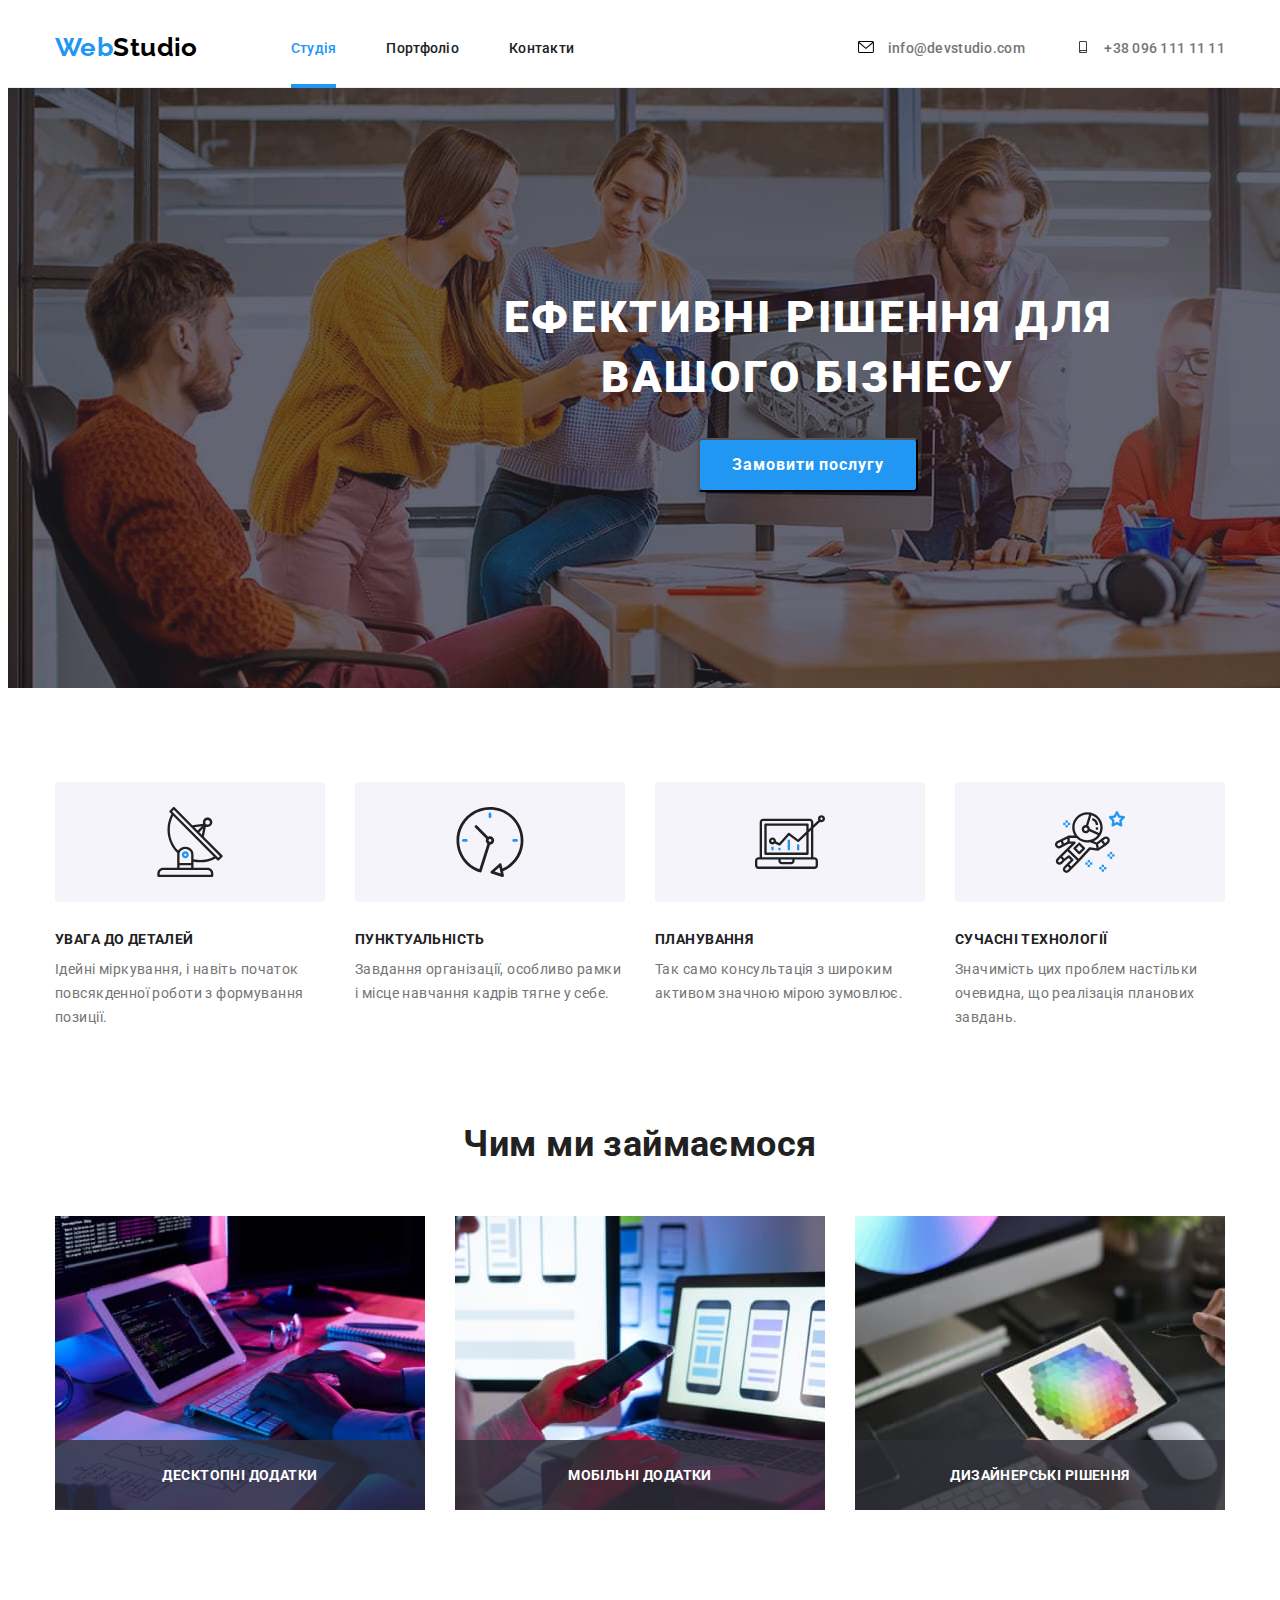
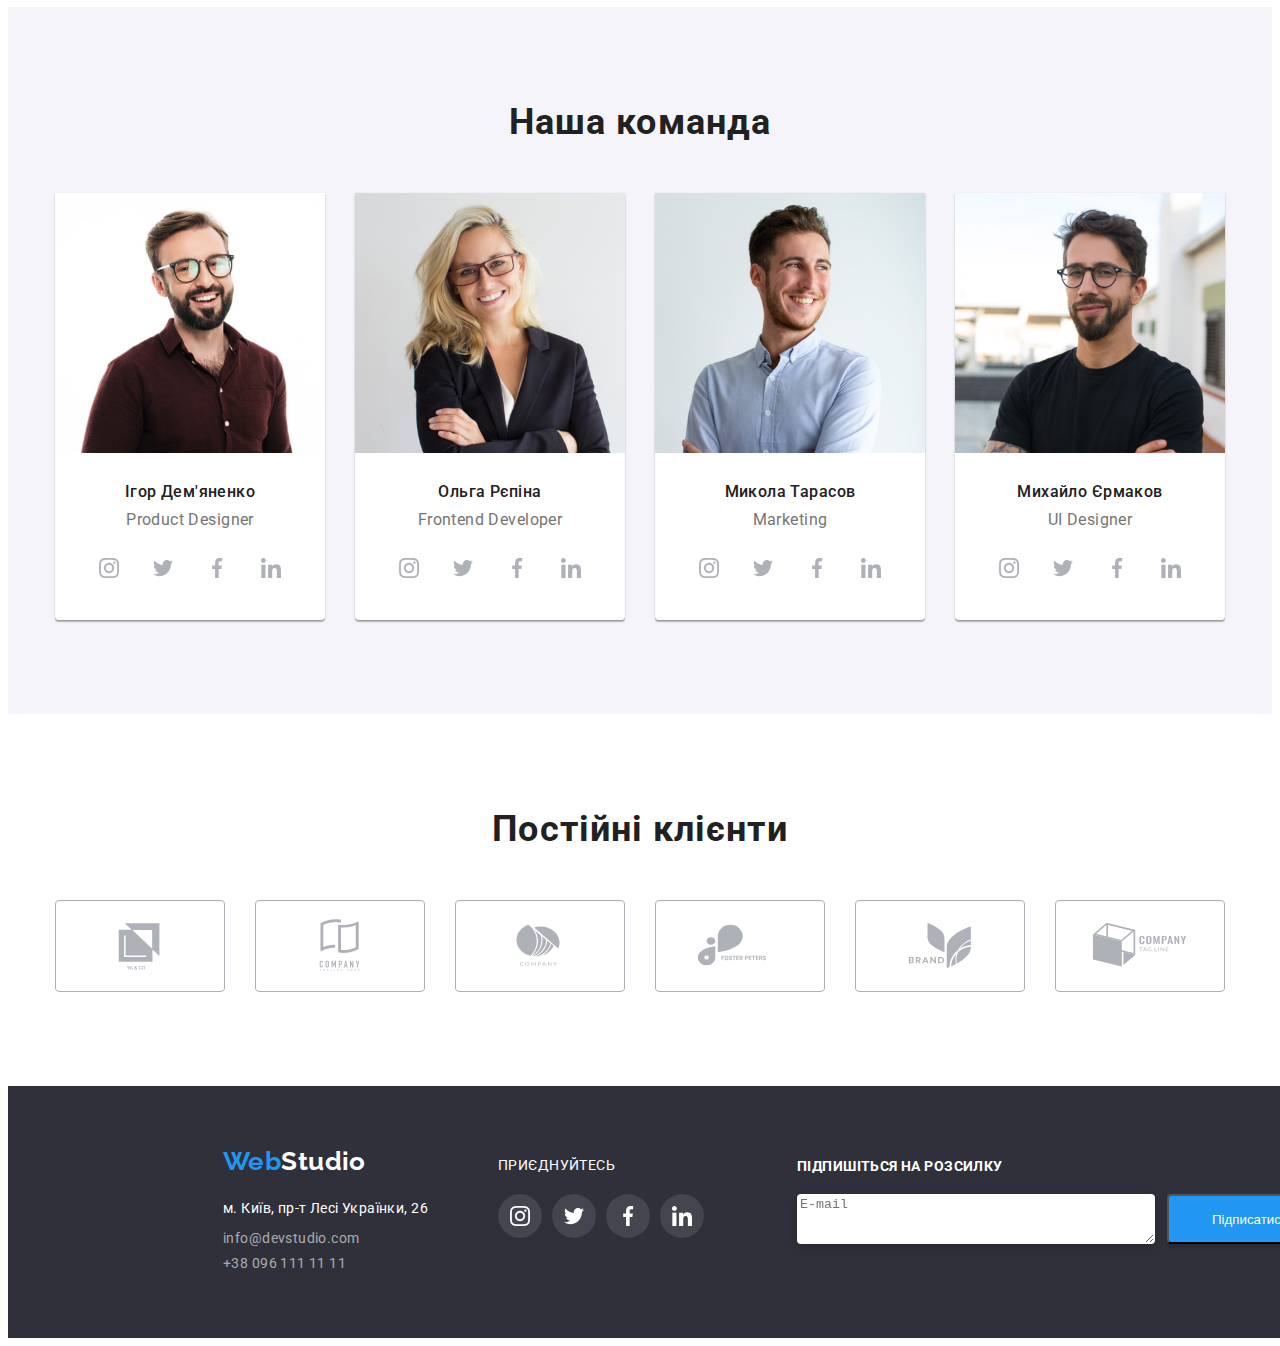
<file: index.html>
<!DOCTYPE html>
<html lang="ua">

<head>
  <meta charset="UTF-8" />
  <meta http-equiv="X-UA-Compatible" content="IE=edge" />
  <meta name="viewport" content="width=device-width, initial-scale=1.0" />
  <title>Студія</title>
  <link rel="preconnect" href="https://fonts.googleapis.com" />
  <link rel="stylesheet" href="https://cdnjs.cloudflare.com/ajax/libs/modern-normalize/1.1.0/modern-normalize.min.css"
    integrity="sha512-wpPYUAdjBVSE4KJnH1VR1HeZfpl1ub8YT/NKx4PuQ5NmX2tKuGu6U/JRp5y+Y8XG2tV+wKQpNHVUX03MfMFn9Q=="
    crossorigin="anonymous" referrerpolicy="no-referrer" />
  <link rel="preconnect" href="https://fonts.gstatic.com" crossorigin />
  <link href="https://fonts.googleapis.com/css2?family=Raleway:wght@700&family=Roboto:wght@400;500;700;900&display=swap"
    rel="stylesheet" />
  <link rel="stylesheet" href="./css/style.css" />
</head>

<body>
  <header class="header">
    <div class="container">
      <nav class="nav">
        <a class="logo-web-header" href="./index.html">Web<span class="logo-studio-header">Studio</span></a>
        <ul class="nav-list">
          <li class="nav-item"><a class="nav-link-active" href="./index.html">Студія</a></li>
          <li class="nav-item"><a class="nav-link" href="./portfolio.html">Портфоліо</a></li>
          <li class="nav-item"><a class="nav-link" href="#">Контакти</a></li>
        </ul>
      </nav>

      <ul class="contacts-header">

        <li class="contacts-icon-header">
          <svg class="icon-img" width="16" height="12">
            <use  href="./images/icons.svg#icon-envelope">
            </use>
          </svg>
          <a class="contacts-item" href="mailto:info@devstudio.com">info@devstudio.com</a>
        </li>


        <li class="contacts-icon-header">
          <svg width="16" height="12">
            <use class="icon-img" href="./images/icons.svg#icon-smartphone">
            </use>
          </svg>
          <a class="contacts-item" href="tel:+380961111111">+38 096 111 11 11</a>
        </li>
      </ul>
    </div>
  </header>

  <main>
    <section class="hero">
      <div class="hero-bg-img">
        <div class="container">
          <h1 class="hero-title">Ефективні рішення для вашого бізнесу</h1>


          <button class="hero-modal-open" type="button" data-modal-open >Замовити послугу</button>
          
          
        </div>

          
        
      </div>
    </section>

    <section class="advances section">
      <div class="container">
        <h2 class="visually-hidden">Переваги</h2>

        <ul class="advances-item">
          <li class="advances-article">
            <div class="bg-icon-advances">
              <svg width="70" height="70">
                <use href="./images/icons.svg#icon-antenna"></use>
              </svg>
            </div>

            <h3 class="advances-title">УВАГА ДО ДЕТАЛЕЙ</h3>
            <p class="advances-text">
              Ідейні міркування, і навіть початок повсякденної роботи з формування позиції.
            </p>
          </li>
          <li class="advances-article">
            <div class="bg-icon-advances">
              <svg width="70" height="70">
                <use href="./images/icons.svg#icon-clock"></use>
              </svg>
            </div>
            <h3 class="advances-title">ПУНКТУАЛЬНІСТЬ</h3>
            <p class="advances-text">
              Завдання організації, особливо рамки і місце навчання кадрів тягне у себе.
            </p>
          </li>
          <li class="advances-article">
            <div class="bg-icon-advances">
              <svg width="70" height="70">
                <use href="./images/icons.svg#icon-diagram"></use>
              </svg>
            </div>
            <h3 class="advances-title">ПЛАНУВАННЯ</h3>
            <p class="advances-text">
              Так само консультація з широким активом значною мірою зумовлює.
            </p>
          </li>
          <li class="advances-article">
            <div class="bg-icon-advances">
              <svg width="70" height="70">
                <use href="./images/icons.svg#icon-astronaut"></use>
              </svg>
            </div>
            <h3 class="advances-title">СУЧАСНІ ТЕХНОЛОГІЇ</h3>
            <p class="advances-text">
              Значимість цих проблем настільки очевидна, що реалізація планових завдань.
            </p>
          </li>
        </ul>
      </div>
    </section>

    <section class="section-projects section">
      <div class="container">
        <h2 class="projects-title">Чим ми займаємося</h2>
        <ul class="projects-examples">
          <li class="project">
            <img width="370" src="./images/box1.jpg"
              alt="Виважене планування і прискіпливість в риалізації ідей та побажань замовника" />
              <div class="project-description">
                <span>Десктопні додатки</span>
              </div>


          </li>
          <li class="project">
            <img width="370" src="./images/box2.jpg"
              alt="Орінтованість дизайну на зручність і зрузумілість для користувача" />
              <div class="project-description">
                <span>Мобільні додатки</span>

              </div>
          </li>
          <li class="project">
            <img width="370" src="./images/box3.jpg" alt="Творчий підхід, естетика і гармонічні поєднання" />
            <div class="project-description">
              <span>Дизайнерські рішення</span>

            </div>
          </li>
        </ul>
      </div>
    </section>


    <section class="section-about-team section">
      <div class="container">
        <h2 class="section-title">Наша команда</h2>

        <ul class="team">
          <li class="team-case">
            <img width="270" src="./images/foto1.jpg" alt="Ігор Дем'яненко Product Designer" />
            <h3 class="team-title">Ігор Дем'яненко</h3>
            <p class="team-text">Product Designer</p>

            <div class="team-flex-container">

              <a class="team-link" href="https://www.instagram.com/">
                <svg class="team-icon" width="20" height="20">
                  <use href="./images/icons.svg#icon-instagram"> </use>
                </svg>
              </a>

              <a class="team-link" href="https://twitter.com/">
                <svg class="team-icon" width="20" height="20">
                  <use href="./images/icons.svg#icon-twitter"></use>
                </svg>
              </a>

              <a class="team-link" href="https://uk-ua.facebook.com/">
                <svg class="team-icon" width="20" height="20">
                  <use href="./images/icons.svg#icon-facebook"></use>
                </svg>
              </a>

              <a class="team-link" href="https://ua.linkedin.com/">
                <svg class="team-icon" width="20" height="20">
                  <use href="./images/icons.svg#icon-linkedin"></use>
                </svg>
              </a>

            </div>

          </li>


          <li class="team-case">
            <img width="270" src="./images/foto2.jpg" alt="Ольга Рєпіна Frontend Developer" />
            <h3 class="team-title">Ольга Рєпіна</h3>
            <p class="team-text">Frontend Developer</p>
            <div class="team-flex-container">

              <a class="team-link" href="https://www.instagram.com/">
                <svg class="team-icon" width="20" height="20">
                  <use href="./images/icons.svg#icon-instagram"> </use>
                </svg>
              </a>

              <a class="team-link" href="https://twitter.com/">
                <svg class="team-icon" width="20" height="20">
                  <use href="./images/icons.svg#icon-twitter"></use>
                </svg>
              </a>

              <a class="team-link" href="https://uk-ua.facebook.com/">
                <svg class="team-icon" width="20" height="20">
                  <use href="./images/icons.svg#icon-facebook"></use>
                </svg>
              </a>

              <a class="team-link" href="https://ua.linkedin.com/">
                <svg class="team-icon" width="20" height="20">
                  <use href="./images/icons.svg#icon-linkedin"></use>
                </svg>
              </a>

            </div>
          </li>

          <li class="team-case">
            <img width="270" src="./images/foto3.jpg" alt="Микола Тарасов Marketing" />
            <h3 class="team-title">Микола Тарасов</h3>
            <p class="team-text">Marketing</p>
            <div class="team-flex-container">

              <a class="team-link" href="https://www.instagram.com/">
                <svg class="team-icon" width="20" height="20">
                  <use href="./images/icons.svg#icon-instagram"> </use>
                </svg>
              </a>

              <a class="team-link" href="https://twitter.com/">
                <svg class="team-icon" width="20" height="20">
                  <use href="./images/icons.svg#icon-twitter"></use>
                </svg>
              </a>

              <a class="team-link" href="https://uk-ua.facebook.com/">
                <svg class="team-icon" width="20" height="20">
                  <use href="./images/icons.svg#icon-facebook"></use>
                </svg>
              </a>

              <a class="team-link" href="https://ua.linkedin.com/">
                <svg class="team-icon" width="20" height="20">
                  <use href="./images/icons.svg#icon-linkedin"></use>
                </svg>
              </a>

            </div>
          </li>

          <li class="team-case">
            <img width="270" src="./images/foto4.jpg" alt="Михайло Єрмаков UI Designer" />
            <h3 class="team-title">Михайло Єрмаков</h3>
            <p class="team-text">UI Designer</p>
            <div class="team-flex-container">

              <a class="team-link" href="https://www.instagram.com/">
                <svg class="team-icon" width="20" height="20">
                  <use href="./images/icons.svg#icon-instagram"> </use>
                </svg>
              </a>

              <a class="team-link" href="https://twitter.com/">
                <svg class="team-icon" width="20" height="20">
                  <use href="./images/icons.svg#icon-twitter"></use>
                </svg>
              </a>

              <a class="team-link" href="https://uk-ua.facebook.com/">
                <svg class="team-icon" width="20" height="20">
                  <use href="./images/icons.svg#icon-facebook"></use>
                </svg>
              </a>

              <a class="team-link" href="https://ua.linkedin.com/">
                <svg class="team-icon" width="20" height="20">
                  <use href="./images/icons.svg#icon-linkedin"></use>
                </svg>
              </a>

            </div>
          </li>

        </ul>
      </div>
    </section>


    <section class="clients">
      <div class="container section">
        <h2 class="client-title"> Постійні клієнти </h2>


        <ul class="clients-list">

          <li class="clients-item">
            <a class="clients-link" href="#">
              <svg width="106" height="60">
                <use href="./images/icons.svg#icon-client-1"></use>
              </svg>
            </a>
          </li>

          <li class="clients-item">
            <a class="clients-link" href="#">
              <svg width="106" height="60">
                <use href="./images/icons.svg#icon-client-2"></use>
              </svg>
            </a>
          </li>

          <li class="clients-item">
            <a class="clients-link" href="#">
              <svg width="106" height="60">
                <use href="./images/icons.svg#icon-client-3"></use>
              </svg>
            </a>
          </li>


          <li class="clients-item">
            <a class="clients-link" href="#">
              <svg width="106" height="60">
                <use href="./images/icons.svg#icon-client-4"></use>
              </svg>
            </a>
          </li>

          <li class="clients-item">
            <a class="clients-link" href="#">
              <svg width="106" height="60">
                <use href="./images/icons.svg#icon-client-5"></use>
              </svg>
            </a>
          </li>

          <li class="clients-item">
            <a class="clients-link" href="#">
              <svg width="106" height="60">
                <use href="./images/icons.svg#icon-client-6"></use>
              </svg>
            </a>
          </li>

        </ul>
      </div>
      </div>
    </section>

  </main>


  <footer class="footer">
    <div class="container">

      <ul class="footer-content">
        <li class="footer-content-left">
          <a class="logo-web-footer" href="./index.html">Web<span class="logo-studio-footer">Studio</span></a>
          <address>
            <ul class="address-block">
              <li class="address-item">
                <a class="footer-map" href="https://goo.gl/maps/2kWZWHNfGPbfTHQG9">
                  <span class="address-text">м. Київ, пр-т Лесі Українки, 26</span>
                </a>
              </li>
              <li class="address-item">
                <a class="contacts-item-footer" href="mailto:info@devstudio.com">info@devstudio.com</a>
              </li>
              <li class="address-item">
                <a class="contacts-item-footer" href="tel:+380961111111">+38 096 111 11 11</a>
              </li>
            </ul>
          </address>
        </li>




        <li class="footer-content-right">
          <p class="footer-title-right"> ПРИЄДНУЙТЕСЬ</p>

          <div class="footer-items-right">
  
  
            <a class="footer-link" href="https://www.instagram.com/">
              <svg class="footer-icon" width="20" height="20">
                <use href="./images/icons.svg#icon-instagram"> </use>
              </svg>
            </a>
  
            <a class="footer-link" href="https://twitter.com/">
              <svg class="footer-icon" width="20" height="20">
                <use href="./images/icons.svg#icon-twitter"></use>
              </svg>
            </a>
  
            <a class="footer-link" href="https://uk-ua.facebook.com/">
              <svg class="footer-icon" width="20" height="20">
                <use href="./images/icons.svg#icon-facebook"></use>
              </svg>
            </a>
  
            <a class="footer-link" href="https://ua.linkedin.com/">
              <svg class="footer-icon" width="20" height="20">
                <use href="./images/icons.svg#icon-linkedin"></use>
              </svg>
            </a>
          </div>
        </li>

        <li class="footer-subscribe-form" >
          <p class="subscribe-form-title">Підпишіться на розсилку</p>

          <div class="container-for-flex" >



            <textarea class="email-input-form" placeholder="E-mail" name="email-input-form" cols="30" rows="10"></textarea>


            <button class="footer-send-button">
              <span class="button-text">Підписатися</span>
              <svg width="24" height="24">
                <use href="./images/icons.svg#icon-send"></use>
              </svg>
            </button>
        
        
        
        </div>





        







        </li>





      </ul>
    </div>
  </footer>






<div class="backdrop is-hidden" data-modal>
            <div class="modal">
              
                 <button class="hero-modal-close" data-modal-close>
                    <svg width="18" height="18">
                      <use href="./images/icons.svg#icon-close-black"></use>
                    </svg>
                  </button>

            </div>
          </div>



  <script src="./js/modal.js"></script>
</body>

</html>
</file>
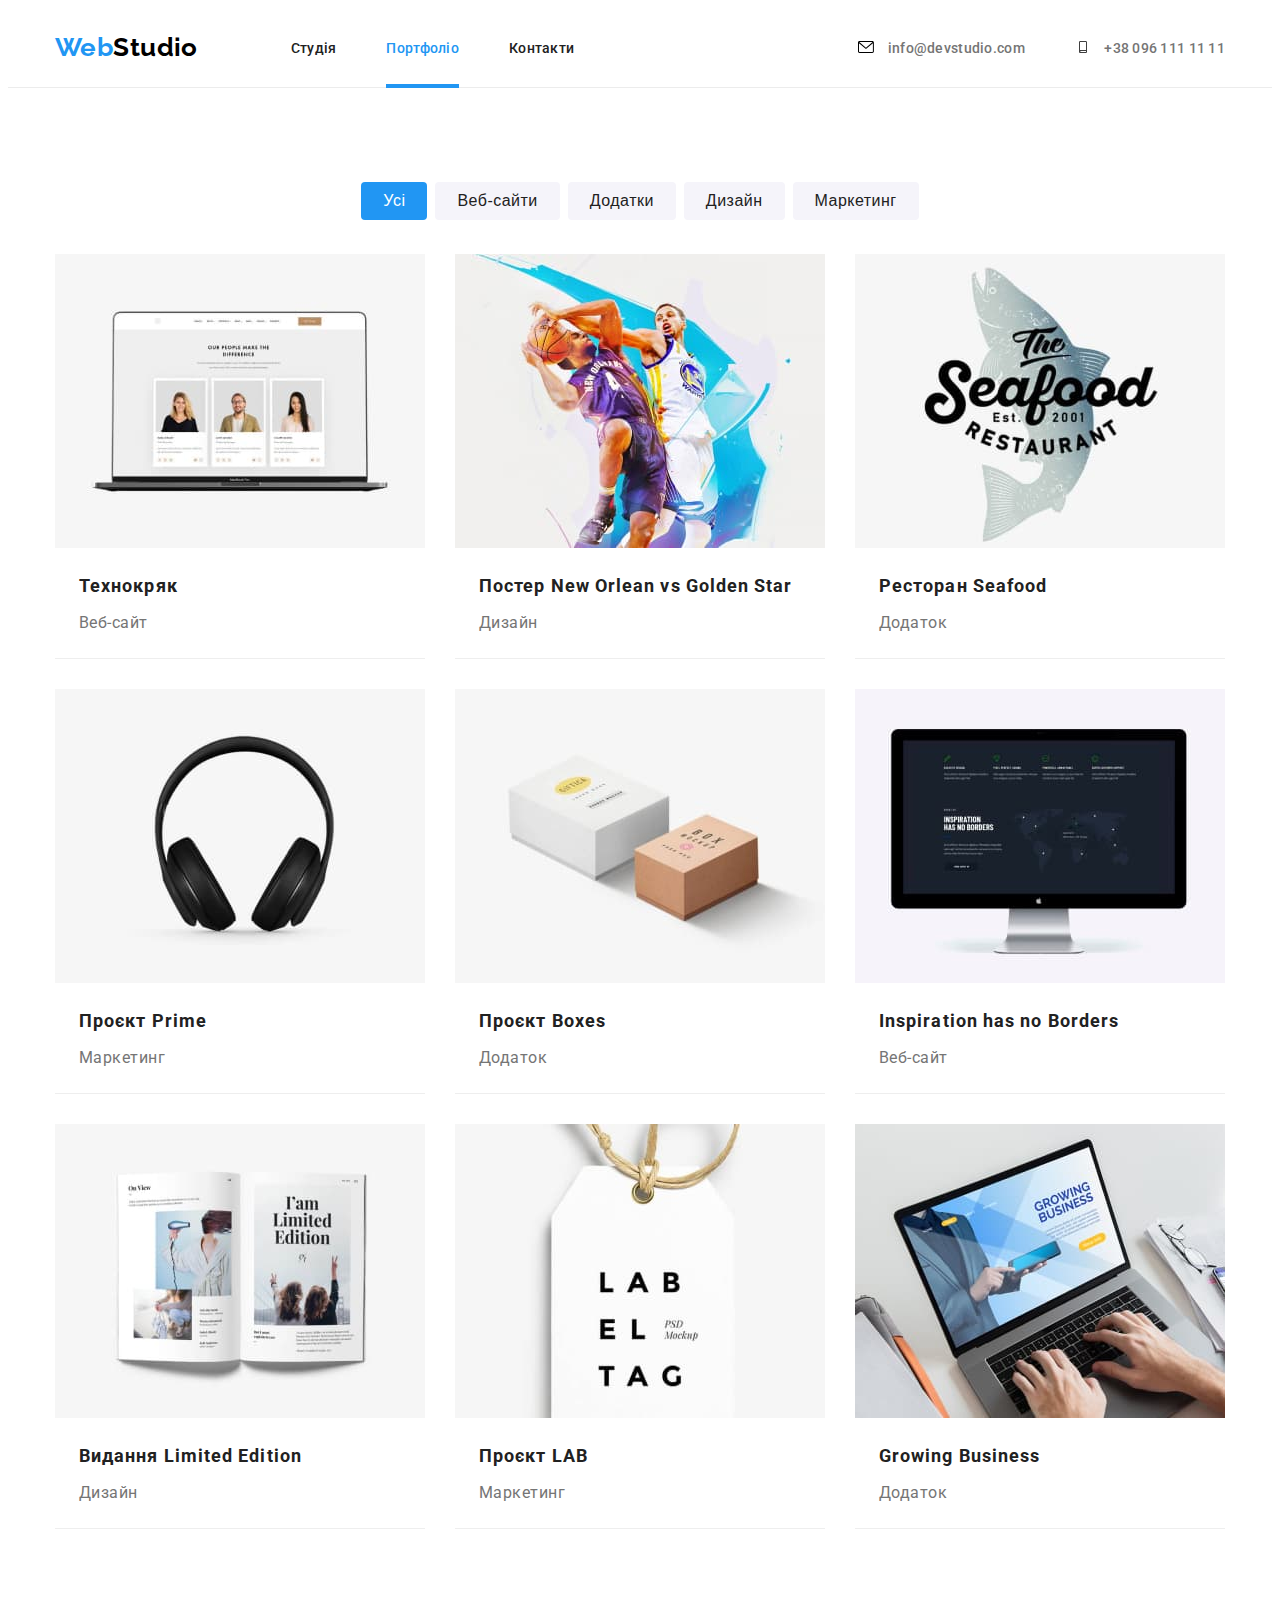
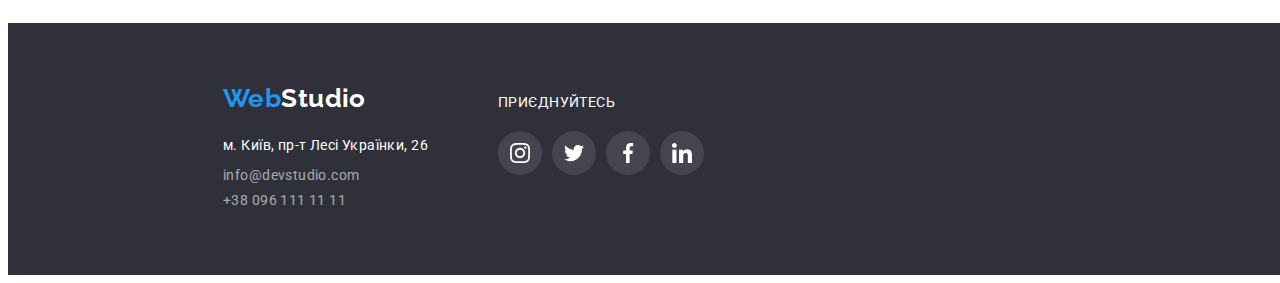
<file: portfolio.html>
<!DOCTYPE html>
<html lang="ua">
<head>
    <meta charset="UTF-8">
    <meta http-equiv="X-UA-Compatible" content="IE=edge">
    <meta name="viewport" content="width=device-width, initial-scale=1.0">
    <title>Портфоліо</title>
    <link rel="preconnect" href="https://fonts.googleapis.com">
<link rel="preconnect" href="https://fonts.gstatic.com" crossorigin>
<link rel="stylesheet" href="https://cdnjs.cloudflare.com/ajax/libs/modern-normalize/1.1.0/modern-normalize.min.css" integrity="sha512-wpPYUAdjBVSE4KJnH1VR1HeZfpl1ub8YT/NKx4PuQ5NmX2tKuGu6U/JRp5y+Y8XG2tV+wKQpNHVUX03MfMFn9Q==" crossorigin="anonymous" referrerpolicy="no-referrer" />
<link href="https://fonts.googleapis.com/css2?family=Raleway:wght@700&family=Roboto:wght@400;500;700;900&display=swap" rel="stylesheet">
    <link rel="stylesheet" href="./css/style.css">
</head>


<body>
    <header class="header">
        <div class="container">
          <nav class="nav">
            <a class="logo-web-header" href="./index.html">Web<span class="logo-studio-header">Studio</span></a>
            <ul class="nav-list">
              <li class="nav-item"><a class="nav-link"href="./index.html">Студія</a></li>
              <li class="nav-item"><a class="nav-link-active" href="./portfolio.html">Портфоліо</a></li>
              <li class="nav-item"><a class="nav-link" href="#">Контакти</a></li>
            </ul>
          </nav>
    
          <ul class="contacts-header">
            <li class="contacts-icon-header">
              <svg width="16" height="12">
                <use href="./images/icons.svg#icon-envelope">
                </use>
              </svg>
              <a class="contacts-item" href="mailto:info@devstudio.com">info@devstudio.com</a>
            </li>
    
    
            <li class="contacts-icon-header">
              <svg width="16" height="12">
                <use href="./images/icons.svg#icon-smartphone">
                </use>
              </svg>
    
    
              <a class="contacts-item" href="tel:+380961111111">+38 096 111 11 11</a>
            </li>
          </ul>
        </div>
      </header>
   
    <main>
        <section class="portfolio-section section">
            <div class="container">
                <h1 class="visually-hidden"> Проекти</h1>


                <ul class="menu">
                    <li class="menu-item"><button class="menu-button active" type="button">Усі</button></li>
                    <li class="menu-item"><button class="menu-button" type="button">Веб-сайти</button></li>
                    <li class="menu-item"><button class="menu-button" type="button">Додатки</button></li>
                    <li class="menu-item"><button class="menu-button" type="button">Дизайн</button></li>
                    <li class="menu-item"><button class="menu-button" type="button">Маркетинг</button></li>
                </ul>



                <ul class="projects" >
                   
                        <li class="card">
                          <a href="#">
                          <div class="card-overflow-container">
                            <img class="card-img" width="270" src="./images/portfolio1.jpg" alt="Веб-сайт Технокряк">
                            <div class="overflow-card is-hidden">
                              <span>Ресурс пропонує комплексні пропозиції з різним рівнем функціоналу та сервісів. 
                                Все це дозволить відвідувачу отримати вичерпні відомості про компанію чи приватну особу.
                              </span>
                            </div>
                          </div>
                          <div class="card-text">
                                <h2 class="project-title" >Технокряк </h3>
                                <p class="project-text">Веб-сайт</p>
                          </div>
                        </a>

                        </li>

                        <li class="card">
                          <a href="#">
                          <div class="card-overflow-container">
                            <img class="card-img" width="270" src="./images/portfolio2.jpg" alt="Дизайн постеру New Orlean vs Golden Star">
                            <div class="overflow-card is-hidden">
                              <span>Ресурс пропонує комплексні пропозиції з різним рівнем функціоналу та сервісів. 
                                Все це дозволить відвідувачу отримати вичерпні відомості про компанію чи приватну особу.
                              </span>
                            </div>
                               </div> 
                               <div class="card-text">
                                <h2 class="project-title" >Постер New Orlean vs Golden Star </h3>
                                <p class="project-text">Дизайн</p>
                              </div>
                            </a>
                        </li>

                        <li class="card">
                          <a href="#">
                          <div class="card-overflow-container">
                            <img class="card-img" width="270" src="./images/portfolio3.jpg" alt="Додаток для ресторану Seafood ">
                            <div class="overflow-card is-hidden">
                              <span>Ресурс пропонує комплексні пропозиції з різним рівнем функціоналу та сервісів. 
                                Все це дозволить відвідувачу отримати вичерпні відомості про компанію чи приватну особу.
                              </span>
                            </div>
                            </div>
                            <div class="card-text">
                                <h2 class="project-title" >Ресторан Seafood </h3>
                                <p class="project-text">Додаток</p>
                              </div>
                            </a>
                        </li>  
                    
                        <li class="card">
                          <a href="#">
                          <div class="card-overflow-container">
                            <img class="card-img" width="270" src="./images/portfolio4.jpg" alt="Маркетинг для проєкту Prime ">
                            <div class="overflow-card is-hidden">
                              <span>Ресурс пропонує комплексні пропозиції з різним рівнем функціоналу та сервісів. 
                                Все це дозволить відвідувачу отримати вичерпні відомості про компанію чи приватну особу.
                              </span>
                            </div>
                                </div>
                               <div class="card-text">
                                <h2 class="project-title" >Проєкт Prime </h3>
                                <p class="project-text">Маркетинг</p>
                              </div>
                            </a>
                        </li>


                         <li class="card">
                          <a href="#">
                          <div class="card-overflow-container">
                            <img class="card-img" width="270" src="./images/portfolio5.jpg" alt="Веб-сайт Inspiration has no Borders ">
                            <div class="overflow-card is-hidden">
                              <span>Ресурс пропонує комплексні пропозиції з різним рівнем функціоналу та сервісів. 
                                Все це дозволить відвідувачу отримати вичерпні відомості про компанію чи приватну особу.
                              </span>
                            </div>
                                </div>
                                <div class="card-text">
                                <h2 class="project-title" >Проєкт Boxes </h3>
                                <p class="project-text">Додаток</p>
                              </div>
                            </a>
                        </li>

                        <li class="card">
                          <a href="#">
                          <div class="card-overflow-container">
                            <img class="card-img" width="270" src="./images/portfolio6.jpg" alt="Веб-сайт Inspiration has no Borders ">
                            <div class="overflow-card is-hidden">
                              <span>Ресурс пропонує комплексні пропозиції з різним рівнем функціоналу та сервісів. 
                                Все це дозволить відвідувачу отримати вичерпні відомості про компанію чи приватну особу.
                              </span>
                            </div>
                                </div>
                                <div class="card-text">
                                <h2 class="project-title" >Inspiration has no Borders </h3>
                                <p class="project-text">Веб-сайт</p>
                              </div>
                            </a>
                        </li>
                    
                        <li class="card">
                          <a href="#">
                          <div class="card-overflow-container">
                            <img class="card-img" width="270" src="./images/portfolio7.jpg" alt="Дизайн видання Limited Edition  ">
                            <div class="overflow-card is-hidden">
                              <span>Ресурс пропонує комплексні пропозиції з різним рівнем функціоналу та сервісів. 
                                Все це дозволить відвідувачу отримати вичерпні відомості про компанію чи приватну особу.
                              </span>
                            </div>
                                </div>
                                <div class="card-text">
                                <h2 class="project-title" >Видання Limited Edition </h3>
                                <p class="project-text">Дизайн</p>
                              </div>
                            </a>
                        </li>

                        <li class="card">
                          <a href="#">
                          <div class="card-overflow-container">
                            <img class="card-img" width="270" src="./images/portfolio8.jpg" alt="Маркетинг для проєкту LAB ">
                            <div class="overflow-card is-hidden">
                              <span>Ресурс пропонує комплексні пропозиції з різним рівнем функціоналу та сервісів. 
                                Все це дозволить відвідувачу отримати вичерпні відомості про компанію чи приватну особу.
                              </span>
                            </div>
                                </div>
                                <div class="card-text">
                                <h2 class="project-title" >Проєкт LAB </h3>
                                <p class="project-text">Маркетинг</p>
                              </div>
                            </a>
                        </li>

                        <li class="card">
                          <a href="#">
                          <div class="card-overflow-container">
                            <img class="card-img" width="270" src="./images/portfolio9.jpg" alt="Додаток Growing Business ">
                            <div class="overflow-card is-hidden">
                              <span>Ресурс пропонує комплексні пропозиції з різним рівнем функціоналу та сервісів. 
                                Все це дозволить відвідувачу отримати вичерпні відомості про компанію чи приватну особу.
                              </span>
                            </div>
                                </div>
                              <div class="card-text">
                                <h2 class="project-title" >Growing Business </h3>
                                <p class="project-text">Додаток</p>
                              </div>
                            </a>
                        </li>
                    
                </ul>
            </div>
        </section>

    </main>

    <footer class="footer">
        <div class="container">
          <ul class="footer-content">
            <li class="footer-content-left">
              <a class="logo-web-footer" href="./index.html">Web<span class="logo-studio-footer">Studio</span></a>
              <address>
                <ul class="address-block">
                  <li class="address-item">
                    <a class="footer-map" href="https://goo.gl/maps/2kWZWHNfGPbfTHQG9">
                      <span class="address-text">м. Київ, пр-т Лесі Українки, 26</span>
                    </a>
                  </li>
                  <li class="address-item">
                    <a class="contacts-item-footer" href="mailto:info@devstudio.com">info@devstudio.com</a>
                  </li>
                  <li class="address-item">
                    <a class="contacts-item-footer" href="tel:+380961111111">+38 096 111 11 11</a>
                  </li>
                </ul>
              </address>
            </li>
    
    
    
    
            <li class="footer-content-right">
              <p class="footer-title-right"> ПРИЄДНУЙТЕСЬ</p>
    
              <div class="footer-items-right">
      
      
                <a class="footer-link" href="https://www.instagram.com/">
                  <svg class="footer-icon" width="20" height="20">
                    <use href="./images/icons.svg#icon-instagram"> </use>
                  </svg>
                </a>
      
                <a class="footer-link" href="https://twitter.com/">
                  <svg class="footer-icon" width="20" height="20">
                    <use href="./images/icons.svg#icon-twitter"></use>
                  </svg>
                </a>
      
                <a class="footer-link" href="https://uk-ua.facebook.com/">
                  <svg class="footer-icon" width="20" height="20">
                    <use href="./images/icons.svg#icon-facebook"></use>
                  </svg>
                </a>
      
                <a class="footer-link" href="https://ua.linkedin.com/">
                  <svg class="footer-icon" width="20" height="20">
                    <use href="./images/icons.svg#icon-linkedin"></use>
                  </svg>
                </a>
              </div>
    
            </li>
          </ul>
        </div>
      </footer>
</body>
</html>
</file>
<file: css/style.css>
:root {
  --base-text: #757575;
  --secondary-text: #212121;
  --accent-color: #2196f3;
  --bg-dark: #2f303a;
  --bg-white: #ffffff;
  --bg-lightness: #f5f5f5;
  --bg-darkness: #f5f4fa;
  --contacts-footer: rgba(255, 255, 255, 0.6);
  --black: #000000;
  --icons-color: #afb1b8;
}

body {
  font-family: 'Roboto', sans-serif;
  background-color: var(--bg-white);
  color: var(--base-text);
  font-size: 14px;
  letter-spacing: 0.03em;
}

html {
  box-sizing: border-box;
}

*,
*::before,
*::after {
  box-sizing: border-box;
}

h1,
h2,
h3,
h4,
h5,
h6,
p {
  margin: 0;
}

a{
  text-decoration: none;
}

ul {
  list-style: none;
  padding: 0;
  margin: 0;
}

img {
  display: block;
  max-width: 100%;
  width: 100%;
  height: auto;
}

li {
  list-style-type: none;
}

a {
  text-decoration: none;
}

.visually-hidden {
  position: absolute;
  width: 1px;
  height: 1px;
  margin: -1px;
  border: 0;
  padding: 0;
  white-space: nowrap;
  clip-path: inset(100%);
  clip: rect(0 0 0 0);
  overflow: hidden;
}

.is-hidden{
  opacity:0;
  visibility:hidden;
  pointer-events:none;
}
.container {
  /* outline: 2px solid purple;   */
  max-width: 1200px;
  width: 100%;
  margin: 0 auto;
  padding-left: 15px;
  padding-right: 15px;
}

.section {
  padding-top: 94px;
  padding-bottom: 94px;
}


/*HEADER*/

.header {
  min-width: 1600;
  max-height: 80px;
  border-bottom: 1px solid #ececec;
}

.header .container {
  display: flex;
  align-items: center;
}

.nav {
  display: flex;
  align-items: center;
}

.logo-web-header {
  font-family: 'Raleway';
  font-weight: 700;
  font-size: 26px;
  line-height: 1.19;
  color: var(--accent-color);
  padding-top: 24px;
  padding-bottom: 25px;
  margin-right: 93px;
  align-items: center;
}

.logo-studio-header {
  font-family: 'Raleway';
  font-weight: 700;
  font-size: 26px;
  line-height: 1.19;
  color: var(--black);
}

.nav-list {
  display: flex;
  height: 100%;
  
}

.nav-item{
  position: relative;
 
}

.nav-item:not(:last-child) {
  margin-right: 50px;
}
.nav-link {
  font-weight: 500;
  line-height: 0.07;
  letter-spacing: 0.02em;
  color: var(--secondary-text);
  padding-top: 32px;
  padding-bottom: 32px;
  display: inline-block;
    transition: color 250ms cubic-bezier(0.4, 0, 0.2, 1);

 
}

.nav-link:hover,
.nav-link:focus{
  font-weight: 500;
  line-height: 0.07;
  letter-spacing: 0.02em;
  color: var(--accent-color);
}
.nav-link-active {
  font-weight: 500;
  line-height: 0.07;
  letter-spacing: 0.02em;
  color: var(--accent-color);
  margin-top: 32px;
  margin-bottom: 32px;
  display:inline-block;
  transition: color 250ms cubic-bezier(0.4, 0, 0.2, 1);

}

.nav-link-active::after{
  content: " ";
  display: block;
  width: 100%;
  height: 4px;
  background-color: var(--accent-color);
  position: absolute;
  left: 0;
  bottom: -8px;
  transition: color 250ms cubic-bezier(0.4, 0, 0.2, 1);  
}



.contacts-header {
  display: flex;
  margin-top: 32px;
  margin-bottom: 32px;
  margin-left: auto;
  align-items: center;
}

.contacts-icon-header:first-child {
  margin-right: 50px;
}

.contacts-item {
  color: inherit;
  font-weight: 500;
  line-height: 0.07;
  letter-spacing: 0.02em;
  margin-left: 10px;
  transition: color 250ms cubic-bezier(0.4, 0, 0.2, 1); 
}

.contacts-icon-header{
    transition: fill 250ms cubic-bezier(0.4, 0, 0.2, 1); 
}

.contacts-icon-header:hover,
.contacts-icon-header:focus {
  fill: var(--accent-color);
  color: var(--accent-color);
}

.contacts-item:hover,
.contacts-item:focus {
  font-weight: 500;
  line-height: 0.07;
  letter-spacing: 0.02em;
  color: var(--accent-color);
  fill: var(--accent-color); 
}

.contacts-icon-header:focus-within{
  fill: var(--accent-color);  
}


/* HERO */
/*index-main-content*/
/* SECTION 1 */

.hero {
  background-color: var(--bg-dark);
  min-width: 1600px;
  width: 100%;
  min-height: 600px;
  text-align: center;
  display: flex;
  justify-content: center;
}

.hero-bg-img {
  background-image: linear-gradient(rgba(47, 48, 58, 0.4), rgba(47, 48, 58, 0.4)),
    url(../images/hero-img.jpg);
  background-repeat: no-repeat;
  background-position: center;
  max-width: 1600px;
  width: 100%;
  height: 600px;
  padding-top: 200px;
  padding-bottom: 200px;
}

.hero-title {
  font-weight: 900;
  font-size: 44px;
  line-height: 1.36;
  letter-spacing: 0.06em;
  text-transform: uppercase;
  color: var(--bg-white);
  margin-bottom: 30px;
  max-width: 696px;
  margin-left: auto;
  margin-right: auto;
}

.hero-modal-open {
  cursor: pointer;
  background: var(--accent-color);
  box-shadow: 0px 4px 4px rgba(0, 0, 0, 0.15);
  border-radius: 4px;
  font-family: inherit;
  font-weight: 700;
  font-size: 16px;
  line-height: 1.87;
  letter-spacing: 0.06em;
  color: var(--bg-white);
  min-width: 152px;
  padding: 10px 32px;

}

.backdrop{
  position: fixed;
  top: 0;
  left: 0;
  width: 100%;
  height: 100%;
  background: rgba(0, 0, 0, 0.2);


  opacity: 1;
  transition: all 250ms cubic-bezier(0.4, 0, 0.2, 1); 

}

.backdrop.is-hidden{
  opacity: 0;
  pointer-events:none;
}

.backdrop.is-hidden .modal{
  transform: translate(-50%, -50%) scale(0.9);
}

.modal{
position: absolute; 
top: 50%;
left: 50%;
max-width: 528px;
min-height: 581px;
width: 100%;
height: auto;
background-color:var(--bg-white);
transform: translate(-50%, -50%) scale(1);
}


.hero-modal-close{
  position: absolute;
  right: 0;
  top: 0;
  margin:8px;
  width: 30px;
  height: 30px;
  display: flex;
  justify-content: center;
  align-items: center;
  border-radius: 50%;
  background: #FFFFFF;
  border: 1px solid rgba(0, 0, 0, 0.1);
  fill: var(--black);
}  












/* ADVANCES */
/*section 2*/
.advances {
  width: 100%;
  min-height: 286px;
  margin: 0 auto;
}

.advances-article {
  width: 270px;
  padding: auto 0;
}
.advances-article:not(:last-child) {
  margin-right: 0;
  padding-right: 0;
  margin-right: 30px;
}

.advances-item {
  padding-left: 0;
  display: inline-flex;
}

.bg-icon-advances {
  width: 270px;
  height: 120px;
  background: #f5f4fa;
  border-radius: 4px;
  display: flex;
  justify-content: center;
  align-items: center;
  margin-bottom: 30px;
}

.advances-title {
  font-size: 14px;
  line-height: 1.14;
  text-transform: uppercase;
  color: var(--secondary-text);
  margin-bottom: 10px;
}

.advances-text {
  line-height: 1.71;
}




/*section 3*/
.section-projects {
  padding-top: 0;
}
.projects-title {
  font-size: 36px;
  line-height: 1.16;
  text-align: center;
  color: var(--secondary-text);
}

.projects-examples {
  margin-top: 50px;
  display: inline-flex;
}

.project:not(:last-child) {
  margin-right: 30px;
}

.project{
  position: relative;
  z-index: -100;
  
}

.project-description{
  position:absolute;
  left: 0;
  bottom: 0;

  width:370px;
  height:70px;
  background-color:rgba(47, 48, 58, 0.8);
  color: var(--bg-white);
  font-family: 'Roboto';
  font-style: normal;
  font-weight: 700;
  font-size: 14px;
  line-height: 16px;
  text-align: center;
  letter-spacing: 0.03em;
  text-transform: uppercase;

  display: flex;
  justify-content: center;
  align-items: center;

}










/* SECTION ABOUT TEAM */
.section-about-team {
  background-color: var(--bg-darkness);
  min-height: 648px;
}
.section-title {
  font-weight: 700;
  font-size: 36px;
  line-height: 42px;
  text-align: center;
  letter-spacing: 0.03em;
  color: var(--secondary-text);
  margin-bottom: 50px;
}

.team {
  display: flex;
}

.team-case {
  background: var(--bg-white);
  box-shadow: 0px 1px 3px rgba(0, 0, 0, 0.12), 0px 1px 1px rgba(0, 0, 0, 0.14),
    0px 2px 1px rgba(0, 0, 0, 0.2);
  border-radius: 0px 0px 4px 4px;
  width: 270px;
  min-height: 368px;
}

.team-case:not(:last-child) {
  margin-right: 30px;
}

.team-title {
  font-weight: 500;
  font-size: 16px;
  line-height: 1.18;
  text-align: center;
  color: var(--secondary-text);
  margin-top: 30px;
  margin-bottom: 10px;
}

.team-text {
  font-size: 16px;
  line-height: 1.18;
  text-align: center;
  margin-bottom: 16px;
}

.team-flex-container {
  display: flex;
  justify-content: center;
  padding-bottom: 15px;
  padding-left: 32px;
  padding-right: 32px;
}

.team-link {
  display: flex;
  justify-content: center;
  align-items: center;
  width: 44px;
  height: 44px;
  margin-bottom: 15px;
  border-radius: 50%;
  background-color: var(--bg-white);
  transition: 
  background-color 250ms cubic-bezier(0.4, 0, 0.2, 1);
}

.team-link:not(:last-child) {
  margin-right: 10px;
}

.team-icon {
  fill: var(--icons-color);
  transition:fill 250ms cubic-bezier(0.4, 0, 0.2, 1);
  
}

.team-link:hover,
.team-link:focus,
.team-icon:hover,
.team-icon:focus {
  background-color: var(--accent-color);
  fill: var(--bg-white);
}

.team-link:hover .team-icon,
.team-link:focus .team-icon {
  fill: var(--bg-white);
}

/* CLIENTS */
.clients {
  background-color: var(--bg-white);
  margin-top: 0;
}

.client-title {
  font-size: 36px;
  line-height: 42px;
  text-align: center;
  letter-spacing: 0.03em;
  color: var(--secondary-text);
  margin-bottom: 50px;
}

.clients-list {
  display: flex;
  justify-content: center;
}

.clients-item {
  display: flex;
  justify-content: center;
  align-items: center;
  width: 170px;
  height: 92px;
  border: 1px solid var(--icons-color);
  border-radius: 4px;
  padding: 0;

    transition:border 250ms cubic-bezier(0.4, 0, 0.2, 1); 
}

.clients-item:not(:last-child) {
  margin-right: 30px;
}

.clients-link {
  display: flex;
  justify-content: center;
  align-items: center;
  width: 170px;
  height: 92px;
  margin: 0 auto;
  fill: var(--icons-color);

  transition: fill 250ms cubic-bezier(0.4, 0, 0.2, 1); 
}



.clients-item:hover,
.clients-item:focus {
  border: 1px solid var(--accent-color);
  fill: var(--accent-color);
}

.clients-item:hover .clients-link,
.clients-item:focus .clients-link {
  fill: var(--accent-color);
}

.clients-link:hover,
.clients-link:focus {
  fill: var(--accent-color);
}

/* PROJECTS */
/*portfolio-main-content*/
/*section 1*/

.menu {
  display: flex;
  justify-content: center;
  margin-bottom: 34px;
  min-width: 575px;
}

.menu-item:not(:last-child) {
  margin-right: 8px;
}


.menu-button{
  cursor: pointer;
  background: var(--bg-darkness);
  border-radius: 4px;
  border:none; 
  width: 100%;
  padding: 6px 22px;

  font-weight: 500;
  font-size: 16px;
  line-height: 1.62;
  text-align: center;
  letter-spacing: 0.03em;

  color: var(--secondary-text);

  transition: color 250ms cubic-bezier(0.4, 0, 0.2, 1),
  background-color 250ms cubic-bezier(0.4, 0, 0.2, 1),
  box-shadow 250ms cubic-bezier(0.4, 0, 0.2, 1);
}


.menu-button:hover,
.menu-button:focus{
  cursor: pointer;
  background: var(--accent-color);
  box-shadow: 0px 3px 1px rgba(0, 0, 0, 0.1), 0px 1px 2px rgba(0, 0, 0, 0.08), 0px 2px 2px rgba(0, 0, 0, 0.12);
  border-radius: 4px;
  border:none; 
  width: 100%;
  padding: 6px 22px;


  font-weight: 500;
  font-size: 16px;
  line-height: 1.62;
  text-align: center;
  letter-spacing: 0.03em;

  color: var(--bg-white);
}



/*section 2*/
.projects {
  display: flex;
  flex-wrap: wrap;
}

.card {
  width: 370px;
  margin-right: 30px;
  margin-bottom: 30px;
  background: var(--bg-white);
  border-bottom: 1px solid #eeeeee;
  transition: box-shadow 250ms cubic-bezier(0.4, 0, 0.2, 1),
 
}


.card:hover,
.card:focus{
  box-shadow: 0px 1px 1px rgba(0, 0, 0, 0.12), 0px 4px 4px rgba(0, 0, 0, 0.06), 1px 4px 6px rgba(0, 0, 0, 0.16);
} 

.card:nth-child(3n) {
  margin-right: 0;
}

.card:nth-last-child(-n + 3) {
  margin-bottom: 0;
}


.card-overflow-container{
  position: relative;
  overflow-y: hidden;
  display: block;
}

.card-img {
  width: 370px;
  height: 294px;
}

.overflow-card.is-hidden {
  position: absolute;
  top: 0;
  left: 0;
  width: 100%;
  height: 100%;
  padding: 63px 23px;
  background-color: rgba(33, 150, 243, 0.9);
  
 
  font-weight: 400;
  font-size: 18px;
  line-height: 1.55;
  letter-spacing: 0.03em;
  color: var(--bg-white);

  transform: translateY(+100%);
  transition: all 250ms cubic-bezier(0.4, 0, 0.2, 1);   


}

.card:hover .overflow-card,
.card:focus-within .overflow-card{
  transform: translateY(0);
  opacity:1;
  visibility:visible; 
}


.card-text{
  padding: 20px 24px;
}

.project-title {
  font-size: 18px;
  line-height: 2;
  letter-spacing: 0.06em;
  color: var(--secondary-text);
  margin-bottom: 4px;
}

.project-text {
font-weight: 400;
font-size: 16px;
line-height: 1.87;
letter-spacing: 0.03em;
color: var(--base-text);

}

.menu-button.active {
  background-color: var(--accent-color);
  color: var(--bg-white);
}


/* FOOTER */

.footer {
  background-color: var(--bg-dark);
  min-width: 1600px;
  width: 100%;
  min-height: 252px;
}

.footer-content{
  display: flex;
}

.footer-content-left{
  display: flex;
  flex-direction: column;
  align-items: flex-start;
  padding-top: 60px;
  margin-right: 70px;
  max-width: 231px;

}

.logo-web-footer{
  padding-bottom: 20px;
  width: 145px;
  min-height: 31px;
  font-family: 'Raleway';
  font-weight: 700;
  font-size: 26px;
  line-height: 1.19;
  color: var(--accent-color);

}

.logo-studio-footer {
  margin-bottom: 20px;
  width: 145px;
  min-height: 31px;
  font-family: 'Raleway';
  font-weight: 700;
  font-size: 26px;
  line-height: 1.19;
  color: var(--bg-white);
  margin-bottom: 20px;
}


.address-block{
  display: flex;
  flex-direction: column;
  align-items: flex-start;
}

.address-item:not(:last-child){
  margin-bottom: 9px;
}


.contacts-item-footer {
  line-height: 1.71;
  color: var(--bg-white);
  font-style: normal;
  color: var(--contacts-footer);
}

.footer-map{
  line-height: 1.71;
  color: var(--bg-white);
  font-style: normal;
}

.contacts-item-footer {
  font-style: normal;
  font-weight: 400;
  line-height: 0.07;
  font-size: 14px;
  letter-spacing: 0.03em;
  color: var(--contacts-footer);
   transition: color 5000ms cubic-bezier(0.4, 0, 0.2, 1),
}
.contacts-item-footer:hover,
.contacts-item-footer:focus {
  font-weight: 500;
  line-height: 0.07;
  letter-spacing: 0.02em;
  color: var(--accent-color);
} 

.footer-content-right{
  width: 206px;
  height: 80px;
  padding-top: 72px;
}

.footer-title-right{
font-size: 14px;
line-height: 1.14;
letter-spacing: 0.03em;
text-transform: uppercase;
color: var(--bg-white);
margin-bottom: 20px;
}

.footer-items-right{
  width: 206px;
  height: 44px;
  display: flex;
  align-items: center;
}

.footer-link{
  display: flex;
  justify-content: center;
  align-items: center;
  width: 44px;
  height: 44px;
  border-radius: 50%;
  background: rgba(255, 255, 255, 0.1);
  fill: var(--bg-white);

  transition: 
  background-color 250ms cubic-bezier(0.4, 0, 0.2, 1);
}

.footer-link:not(:last-child){
  margin-right: 10px;
}


.footer-link:hover,
.footer-link:focus{
  background-color: var(--accent-color);
}


.footer-subscribe-form{
  padding-top: 72px;
  padding-left: 93px;
  padding-bottom: 94px;
}

.subscribe-form-title{
font-weight: 700;
font-size: 14px;
line-height: 16px;
letter-spacing: 0.03em;
text-transform: uppercase;
color: var(--bg-white);
margin-bottom: 20px;
}

.container-for-flex{
  display: flex;
}



.email-input-form{
  width: 358px;
  height: 50px;
  border: 1px solid rgba(255, 255, 255, 0.3);
  filter: drop-shadow(0px 4px 4px rgba(0, 0, 0, 0.15));
  border-radius: 4px;
  margin-right: 12px;
}

.footer-send-button{
width: 200px;
height: 50px;
display: flex;
justify-content: center;
align-items: center;
background: #2196F3;
box-shadow: 0px 4px 4px rgba(0, 0, 0, 0.15);
border-radius: 4px;
padding: 10px 28px;
color: var(--bg-white);
fill: var(--bg-white);
}

.button-text{
  margin-right: 10px;
}
</file>
